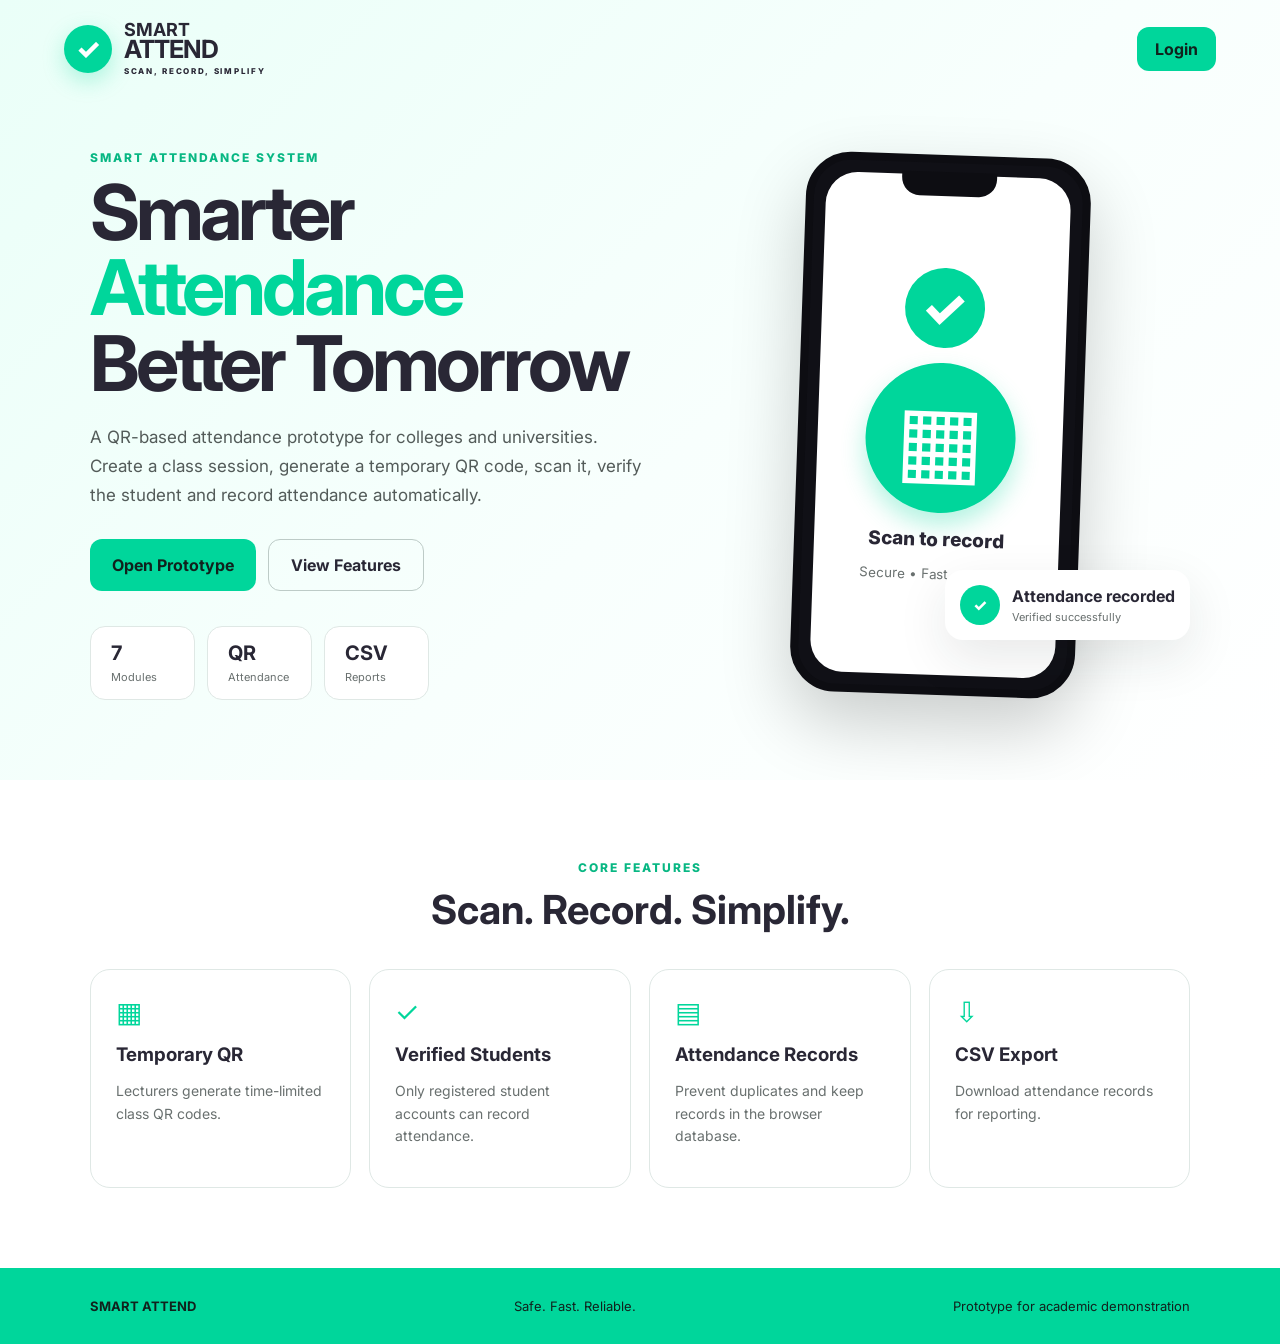
<file: index.html>
<!DOCTYPE html>
<html lang="en">
<head>
  <meta charset="UTF-8">
  <meta name="viewport" content="width=device-width, initial-scale=1.0">
  <title>Smart Attend | Scan, Record, Simplify</title>
  <link rel="stylesheet" href="css/style.css">
</head>
<body class="landing-page">
  <header class="topbar">
    <a class="brand" href="index.html">
      <span class="brand-mark">✓</span>
      <span><strong>SMART</strong><b>ATTEND</b><small>SCAN, RECORD, SIMPLIFY</small></span>
    </a>
    <a class="btn btn-primary" href="login.html">Login</a>
  </header>

  <main class="hero">
    <section class="hero-copy">
      <p class="eyebrow">SMART ATTENDANCE SYSTEM</p>
      <h1>Smarter <span>Attendance</span><br>Better Tomorrow</h1>
      <p class="lead">A QR-based attendance prototype for colleges and universities. Create a class session, generate a temporary QR code, scan it, verify the student and record attendance automatically.</p>
      <div class="hero-actions">
        <a class="btn btn-primary btn-lg" href="login.html">Open Prototype</a>
        <a class="btn btn-outline btn-lg" href="#features">View Features</a>
      </div>
      <div class="mini-stats">
        <div><strong>7</strong><span>Modules</span></div>
        <div><strong>QR</strong><span>Attendance</span></div>
        <div><strong>CSV</strong><span>Reports</span></div>
      </div>
    </section>

    <section class="hero-visual">
      <div class="phone phone-large">
        <div class="phone-notch"></div>
        <div class="phone-screen">
          <div class="check-circle">✓</div>
          <div class="qr-orb">▦</div>
          <p>Scan to record</p>
          <small>Secure • Fast • Reliable</small>
        </div>
      </div>
      <div class="floating-card">
        <span class="icon-circle">✓</span>
        <div><strong>Attendance recorded</strong><small>Verified successfully</small></div>
      </div>
    </section>
  </main>

  <section id="features" class="feature-section">
    <div class="section-heading">
      <p class="eyebrow">CORE FEATURES</p>
      <h2>Scan. Record. Simplify.</h2>
    </div>
    <div class="feature-grid">
      <article class="feature-card"><span>▦</span><h3>Temporary QR</h3><p>Lecturers generate time-limited class QR codes.</p></article>
      <article class="feature-card"><span>✓</span><h3>Verified Students</h3><p>Only registered student accounts can record attendance.</p></article>
      <article class="feature-card"><span>▤</span><h3>Attendance Records</h3><p>Prevent duplicates and keep records in the browser database.</p></article>
      <article class="feature-card"><span>⇩</span><h3>CSV Export</h3><p>Download attendance records for reporting.</p></article>
    </div>
  </section>

  <footer class="site-footer">
    <strong>SMART ATTEND</strong>
    <span>Safe. Fast. Reliable.</span>
    <span>Prototype for academic demonstration</span>
  </footer>
</body>
</html>
</file>
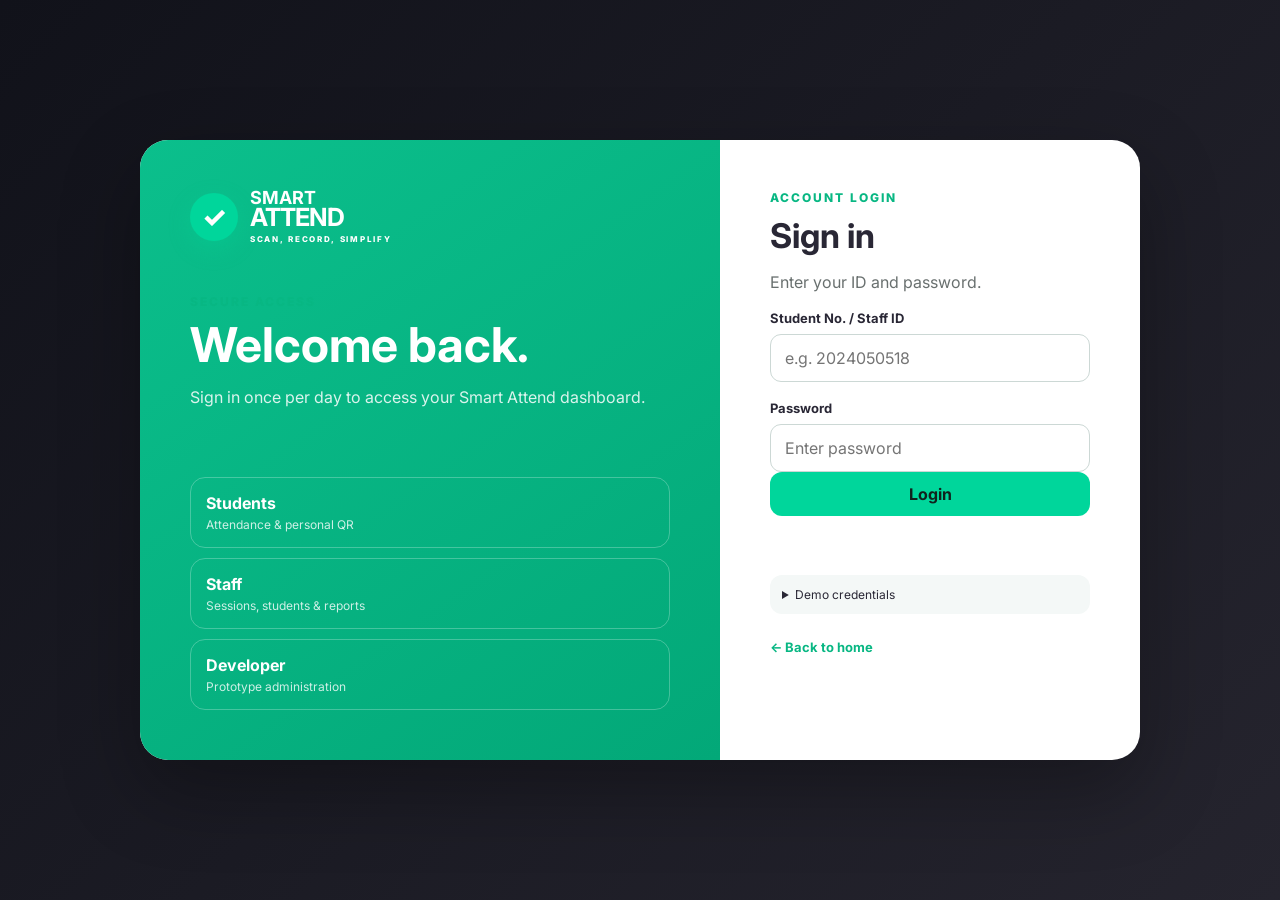
<file: login.html>
<!DOCTYPE html>
<html lang="en">
<head>
  <meta charset="UTF-8">
  <meta name="viewport" content="width=device-width, initial-scale=1.0">
  <title>Login | Smart Attend</title>
  <link rel="stylesheet" href="css/style.css">
</head>
<body class="auth-page">
  <main class="auth-shell">
    <section class="auth-brand">
      <a class="brand brand-light" href="index.html">
        <span class="brand-mark">✓</span>
        <span><strong>SMART</strong><b>ATTEND</b><small>SCAN, RECORD, SIMPLIFY</small></span>
      </a>
      <div>
        <p class="eyebrow">SECURE ACCESS</p>
        <h1>Welcome back.</h1>
        <p>Sign in once per day to access your Smart Attend dashboard.</p>
      </div>
      <div class="auth-info">
        <div><strong>Students</strong><span>Attendance & personal QR</span></div>
        <div><strong>Staff</strong><span>Sessions, students & reports</span></div>
        <div><strong>Developer</strong><span>Prototype administration</span></div>
      </div>
    </section>

    <section class="login-card">
      <div class="login-heading">
        <p class="eyebrow">ACCOUNT LOGIN</p>
        <h2>Sign in</h2>
        <p>Enter your ID and password.</p>
      </div>
      <form id="loginForm">
        <label for="username">Student No. / Staff ID</label>
        <input id="username" name="username" type="text" autocomplete="username" placeholder="e.g. 2024050518" required>

        <label for="password">Password</label>
        <input id="password" name="password" type="password" autocomplete="current-password" placeholder="Enter password" required>

        <button class="btn btn-primary btn-block" type="submit">Login</button>
        <p id="loginMessage" class="form-message"></p>
      </form>

      <details class="demo-credentials">
        <summary>Demo credentials</summary>
        <p><b>Student:</b> 2024050518 / 1234</p>
        <p><b>Lecturer:</b> lecturer / lecturer123</p>
        <p><b>Admin:</b> admin / admin123</p>
        <p><b>Developer:</b> developer / dev123</p>
      </details>

      <a class="back-link" href="index.html">← Back to home</a>
    </section>
  </main>
  <script src="js/app.js"></script>
  <script src="js/login.js"></script>
</body>
</html>
</file>
<file: css/style.css>
@import url('https://fonts.googleapis.com/css2?family=Inter:wght@400;500;600;700;800&display=swap');

:root{
  --green:#00d69b;
  --green-dark:#08b783;
  --mint:#eafff8;
  --ink:#292735;
  --muted:#69706f;
  --white:#fff;
  --line:#dfe8e5;
  --dark:#15151d;
  --danger:#dc3545;
  --shadow:0 18px 50px rgba(25,37,36,.10);
  --radius:22px;
}
*{box-sizing:border-box}
html{scroll-behavior:smooth}
body{margin:0;font-family:Inter,Arial,sans-serif;color:var(--ink);background:#f7fbfa}
a{text-decoration:none;color:inherit}
button,input,select{font:inherit}
button{cursor:pointer}
.topbar,.appbar{display:flex;align-items:center;justify-content:space-between;padding:22px 5vw}
.topbar{position:absolute;top:0;left:0;right:0;z-index:5}
.brand{display:flex;align-items:center;gap:12px;color:var(--ink)}
.brand-light{color:white}
.brand-mark{width:48px;height:48px;border-radius:50%;background:var(--green);display:grid;place-items:center;color:white;font-size:28px;font-weight:800;box-shadow:0 8px 22px rgba(0,214,155,.28)}
.brand strong,.brand b{display:block;line-height:.9;font-size:18px}
.brand b{font-size:25px;letter-spacing:-1px}
.brand small{display:block;font-size:8px;letter-spacing:1.7px;margin-top:5px;font-weight:800}
.btn{border:0;border-radius:12px;padding:12px 18px;font-weight:700;transition:.2s ease;display:inline-flex;align-items:center;justify-content:center;gap:8px}
.btn:hover{transform:translateY(-2px)}
.btn-primary{background:var(--green);color:#10221d}
.btn-dark{background:var(--dark);color:#fff}
.btn-outline{background:transparent;border:1px solid #bdcbc7;color:var(--ink)}
.btn-lg{padding:15px 22px}
.btn-sm{padding:9px 13px;font-size:13px}
.btn-block{width:100%}
.hero{min-height:720px;padding:150px 7vw 80px;display:grid;grid-template-columns:1.05fr .95fr;align-items:center;gap:50px;background:linear-gradient(135deg,#eafff8 0%,#f8fffd 55%,#fff 100%);overflow:hidden}
.eyebrow{font-size:12px;font-weight:800;letter-spacing:2px;color:var(--green-dark);margin:0 0 10px}
.hero h1{font-size:clamp(48px,6vw,86px);line-height:.98;letter-spacing:-4px;margin:0 0 22px}
.hero h1 span{color:var(--green)}
.lead{max-width:650px;color:#535b59;font-size:17px;line-height:1.7}
.hero-actions{display:flex;gap:12px;flex-wrap:wrap;margin:30px 0}
.mini-stats{display:flex;gap:12px;margin-top:35px}
.mini-stats div{background:white;border:1px solid var(--line);padding:14px 20px;border-radius:15px;min-width:105px}
.mini-stats strong{display:block;font-size:20px}.mini-stats span{font-size:11px;color:var(--muted)}
.hero-visual{position:relative;min-height:480px;display:grid;place-items:center}
.phone{background:#101016;border:8px solid #0d0d12;border-radius:45px;padding:12px;box-shadow:0 30px 70px rgba(0,0,0,.2)}
.phone-large{width:285px;height:540px;transform:rotate(2deg)}
.phone-screen{height:100%;border-radius:32px;background:white;display:flex;flex-direction:column;align-items:center;justify-content:center;gap:15px}
.phone-notch{position:absolute;top:9px;left:50%;transform:translateX(-50%);width:95px;height:24px;background:#0d0d12;border-radius:0 0 18px 18px;z-index:2}
.check-circle{width:80px;height:80px;border-radius:50%;background:var(--green);display:grid;place-items:center;color:white;font-size:52px;font-weight:800}
.qr-orb{width:150px;height:150px;border-radius:50%;background:var(--green);display:grid;place-items:center;color:white;font-size:95px;box-shadow:0 12px 25px rgba(0,214,155,.3)}
.phone-screen p{font-weight:800;font-size:19px;margin:0}.phone-screen small{color:var(--muted)}
.floating-card{position:absolute;right:0;bottom:55px;background:white;border-radius:18px;padding:15px;box-shadow:var(--shadow);display:flex;gap:12px;align-items:center;max-width:250px}
.icon-circle{width:40px;height:40px;border-radius:50%;background:var(--green);display:grid;place-items:center;color:white;font-weight:800}
.floating-card strong,.floating-card small{display:block}.floating-card small{color:var(--muted);margin-top:4px;font-size:11px}
.feature-section{padding:80px 7vw;background:white}.section-heading{text-align:center;margin-bottom:35px}.section-heading h2{font-size:40px;margin:0}
.feature-grid{display:grid;grid-template-columns:repeat(4,1fr);gap:18px;max-width:1200px;margin:auto}
.feature-card{padding:25px;border:1px solid var(--line);border-radius:20px;background:#fff}.feature-card span{font-size:28px;color:var(--green)}.feature-card h3{margin:14px 0 7px}.feature-card p{color:var(--muted);line-height:1.6;font-size:14px}
.site-footer{padding:30px 7vw;background:var(--green);display:flex;justify-content:space-between;gap:15px;flex-wrap:wrap;color:#10221d;font-size:13px}

.auth-page{min-height:100vh;background:linear-gradient(135deg,#11121a,#25242e);display:grid;place-items:center;padding:30px}
.auth-shell{width:min(1000px,100%);display:grid;grid-template-columns:1fr 420px;background:white;border-radius:28px;overflow:hidden;box-shadow:0 30px 80px rgba(0,0,0,.3)}
.auth-brand{background:linear-gradient(145deg,#0bbf8c,#03a878);color:white;padding:50px;display:flex;flex-direction:column;justify-content:space-between;min-height:620px}
.auth-brand h1{font-size:48px;line-height:1;margin:12px 0}.auth-brand p:not(.eyebrow){color:rgba(255,255,255,.85);line-height:1.6}
.auth-info{display:grid;gap:10px}.auth-info div{padding:15px;border:1px solid rgba(255,255,255,.25);border-radius:15px}.auth-info strong,.auth-info span{display:block}.auth-info span{font-size:12px;opacity:.8;margin-top:4px}
.login-card{padding:50px}.login-heading h2{font-size:34px;margin:0 0 7px}.login-heading p:not(.eyebrow){color:var(--muted)}
label{display:block;font-weight:700;font-size:13px;margin:18px 0 8px}
input,select{width:100%;padding:13px 14px;border:1px solid #ccd8d5;border-radius:11px;background:white;color:var(--ink);outline:none}
input:focus,select:focus{border-color:var(--green);box-shadow:0 0 0 3px rgba(0,214,155,.12)}
.form-message{min-height:22px;font-size:13px;text-align:center;margin:12px 0 0}.form-message.error{color:var(--danger)}.form-message.success{color:var(--green-dark)}
.demo-credentials{margin-top:25px;background:#f4f8f7;border-radius:12px;padding:12px;font-size:12px}.demo-credentials p{margin:7px 0}.back-link{display:block;margin-top:25px;color:var(--green-dark);font-weight:700;font-size:13px}

.app-page{background:#f4f8f7;min-height:100vh}
.appbar{background:white;border-bottom:1px solid var(--line);padding-top:16px;padding-bottom:16px}
.user-menu{display:flex;align-items:center;gap:15px;font-weight:700;font-size:13px}
.dashboard{max-width:1250px;margin:auto;padding:35px 20px 70px}
.welcome-card{background:linear-gradient(120deg,#0dbf8b,#05a778);border-radius:24px;padding:30px;color:white;display:flex;align-items:center;justify-content:space-between;gap:20px;box-shadow:var(--shadow)}
.welcome-card .eyebrow{color:#d8fff4}.welcome-card h1{font-size:38px;margin:0 0 7px}.welcome-card h1 span{color:white}.welcome-card p:not(.eyebrow){margin:0;color:rgba(255,255,255,.82)}
.status-pill{background:rgba(255,255,255,.18);padding:10px 14px;border-radius:30px;white-space:nowrap;font-size:12px}.status-dot{display:inline-block;width:8px;height:8px;border-radius:50%;background:white;margin-right:7px}
.dashboard-grid{display:grid;grid-template-columns:1.3fr .7fr;gap:20px;margin-top:20px}
.stat-grid{display:grid;grid-template-columns:repeat(4,1fr);gap:15px;margin:20px 0}
.stat-card{background:white;border:1px solid var(--line);border-radius:18px;padding:20px}.stat-card span{font-size:12px;color:var(--muted);display:block}.stat-card strong{font-size:30px;display:block;margin-top:8px}
.panel{background:white;border:1px solid var(--line);border-radius:22px;padding:25px;margin-top:20px;box-shadow:0 8px 30px rgba(30,45,43,.04)}
.dashboard-grid .panel{margin-top:0}
.panel-heading{display:flex;justify-content:space-between;align-items:flex-start;gap:15px;margin-bottom:18px}.panel-heading h2{margin:0;font-size:23px}.panel-icon{width:40px;height:40px;border-radius:12px;background:var(--mint);color:var(--green-dark);display:grid;place-items:center;font-weight:800}.panel>p{color:var(--muted);line-height:1.6}
.qr-reader{max-width:420px;margin:15px auto;overflow:hidden;border-radius:15px}.button-row{display:flex;gap:10px;flex-wrap:wrap}
.manual-box{margin-top:20px;background:#f5f8f7;border-radius:15px;padding:15px}.manual-box label{margin-top:0}.inline-form{display:flex;gap:8px}.inline-form input{flex:1}.manual-box small{display:block;color:var(--muted);font-size:11px;margin-top:8px}
.personal-qr-panel{text-align:center}.personal-qr-panel .panel-heading{text-align:left}.personal-qr{min-height:230px;display:grid;place-items:center;margin:10px 0}.personal-qr img{max-width:230px;border:10px solid white;box-shadow:var(--shadow)}
.personal-qr-label{font-size:13px}
.table-wrap{overflow:auto}table{width:100%;border-collapse:collapse;min-width:650px}th,td{text-align:left;padding:13px 12px;border-bottom:1px solid #edf1f0;font-size:13px}th{font-size:11px;text-transform:uppercase;letter-spacing:.7px;color:var(--muted)}tbody tr:hover{background:#fbfdfc}
.count-badge{background:var(--mint);color:var(--green-dark);border-radius:20px;padding:7px 11px;font-size:12px;font-weight:800}
.active-qr-box{margin-top:20px;text-align:center;background:#f3fffb;border:1px solid #c8f8e9;border-radius:18px;padding:20px}.active-qr-box #sessionQr{display:grid;place-items:center;margin:10px}.active-qr-box canvas,.active-qr-box img{margin:auto;max-width:230px}.active-qr-box strong,.active-qr-box span,.active-qr-box small{display:block}.active-qr-box strong{font-size:17px}.active-qr-box span{color:var(--green-dark);font-weight:800;margin:5px}.active-qr-box small{color:var(--muted);font-size:11px}
.hidden{display:none!important}
.developer-panel{border-left:4px solid var(--green)}.control-grid{display:grid;grid-template-columns:repeat(4,1fr);gap:12px}.control-grid div{background:#f5f8f7;border-radius:14px;padding:16px}.control-grid strong,.control-grid span{display:block}.control-grid span{color:var(--muted);font-size:12px;line-height:1.5;margin-top:7px}
.toast{position:fixed;right:20px;top:20px;z-index:1000;background:var(--dark);color:white;padding:13px 18px;border-radius:12px;box-shadow:var(--shadow);transform:translateY(-130px);opacity:0;transition:.25s;font-size:13px;max-width:360px}.toast.show{transform:translateY(0);opacity:1}.toast.success{border-left:4px solid var(--green)}.toast.error{border-left:4px solid var(--danger)}

@media(max-width:850px){
  .hero{grid-template-columns:1fr;padding-top:130px}.hero-visual{min-height:420px}.feature-grid{grid-template-columns:1fr 1fr}.auth-shell{grid-template-columns:1fr}.auth-brand{min-height:auto;gap:30px}.dashboard-grid{grid-template-columns:1fr}.stat-grid{grid-template-columns:1fr 1fr}.control-grid{grid-template-columns:1fr 1fr}
}
@media(max-width:560px){
  .topbar,.appbar{padding-left:18px;padding-right:18px}.brand-mark{width:40px;height:40px}.brand b{font-size:21px}.hero{padding:120px 22px 60px}.hero h1{font-size:48px;letter-spacing:-2px}.phone-large{width:240px;height:460px}.floating-card{right:-5px}.feature-grid{grid-template-columns:1fr}.feature-section{padding:60px 22px}.auth-page{padding:12px}.auth-brand,.login-card{padding:30px 22px}.welcome-card{align-items:flex-start;flex-direction:column}.welcome-card h1{font-size:30px}.stat-grid{grid-template-columns:1fr 1fr}.dashboard{padding-left:12px;padding-right:12px}.inline-form{flex-direction:column}.control-grid{grid-template-columns:1fr}.user-menu span{display:none}.site-footer{padding:25px 22px;flex-direction:column}
}

/* Mobile-first refinements for Smart Attend v2 */
body{overflow-x:hidden;-webkit-text-size-adjust:100%}
button,.btn{min-height:44px;touch-action:manipulation}
input,select{min-height:46px;font-size:16px}
.qr-reader{width:100%;max-width:420px}
.session-code-label{font-size:10px;letter-spacing:1.5px;font-weight:800;color:var(--muted);margin-top:14px}
.session-code{font-size:30px;letter-spacing:3px;font-weight:900;color:var(--green-dark);margin:3px 0 10px;word-break:break-all}
.active-qr-box .btn{margin:4px auto 8px}
@media(max-width:700px){
  .dashboard{padding-top:20px}
  .welcome-card{padding:22px;border-radius:18px}
  .dashboard-grid{gap:14px;margin-top:14px}
  .panel{padding:18px;border-radius:18px;margin-top:14px}
  .panel-heading{margin-bottom:14px}
  .panel-heading h2{font-size:20px}
  .stat-card{padding:16px;border-radius:15px}
  .stat-card strong{font-size:25px}
  .active-qr-box{padding:16px}
  .active-qr-box canvas,.active-qr-box img{max-width:min(230px,70vw);height:auto!important}
  .personal-qr img{max-width:min(230px,70vw);height:auto}
  .button-row>.btn{flex:1 1 150px}
  .table-wrap{margin-left:-2px;margin-right:-2px;padding-bottom:4px;-webkit-overflow-scrolling:touch}
  th,td{padding:11px 10px;white-space:nowrap}
}
@media(max-width:480px){
  .appbar{padding-top:11px;padding-bottom:11px}
  .brand{gap:8px}.brand-mark{width:36px;height:36px;font-size:21px}.brand strong{font-size:14px}.brand b{font-size:19px}.brand small{font-size:7px;margin-top:3px}
  .user-menu{gap:7px}.user-menu span{display:none}
  .welcome-card h1{font-size:27px;line-height:1.08}
  .welcome-card p:not(.eyebrow){font-size:13px;line-height:1.5}
  .status-pill{font-size:11px;padding:8px 10px}
  .stat-grid{gap:8px;margin:12px 0}
  .stat-card{padding:13px}.stat-card span{font-size:10px}.stat-card strong{font-size:23px;margin-top:5px}
  .panel-heading{align-items:center}.panel-heading h2{font-size:18px}
  .panel-icon{width:34px;height:34px}
  .inline-form{gap:7px}.inline-form .btn{width:100%}
  .manual-box{padding:12px}
  .session-code{font-size:25px;letter-spacing:2px}
  .active-qr-box{margin-top:14px}
  .personal-qr{min-height:190px}
  .site-footer{font-size:12px}
}
@media(max-width:360px){
  .stat-card strong{font-size:20px}.welcome-card{padding:18px}.dashboard{padding-left:8px;padding-right:8px}
}
</file>
